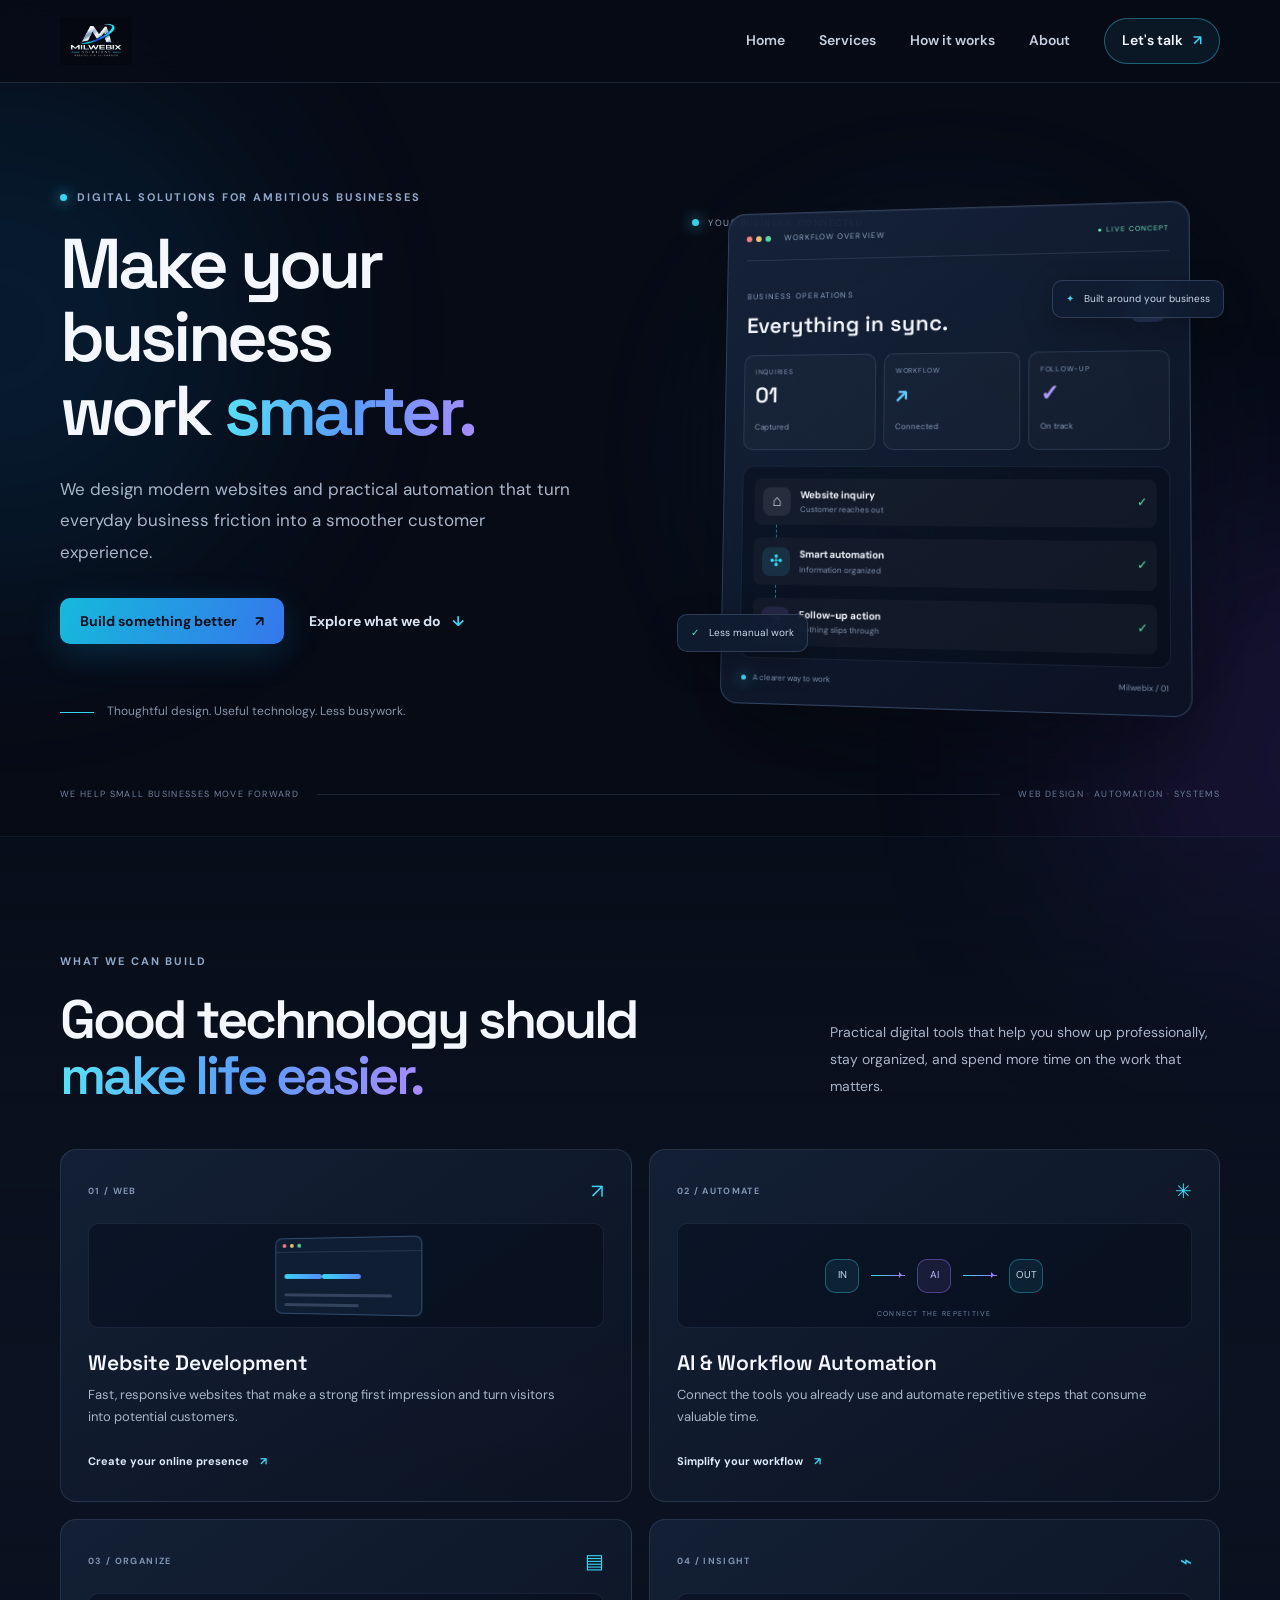
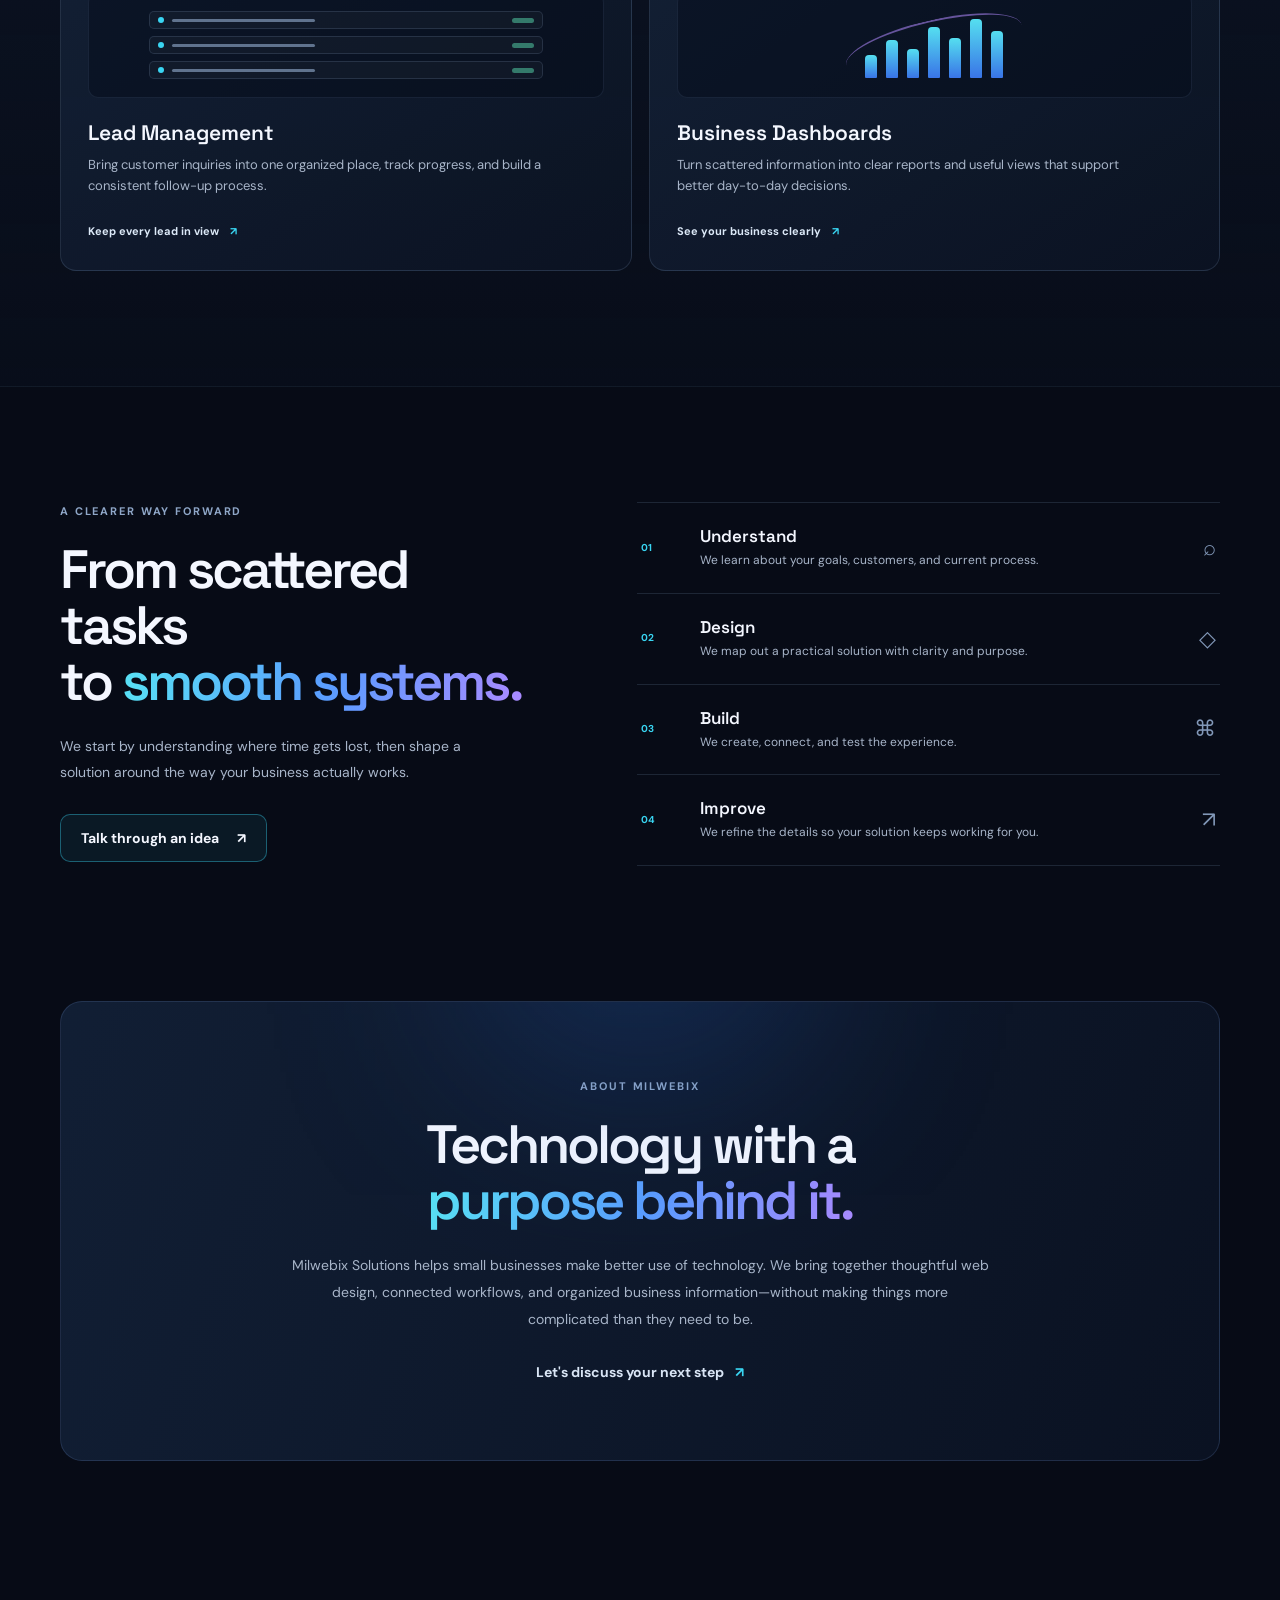
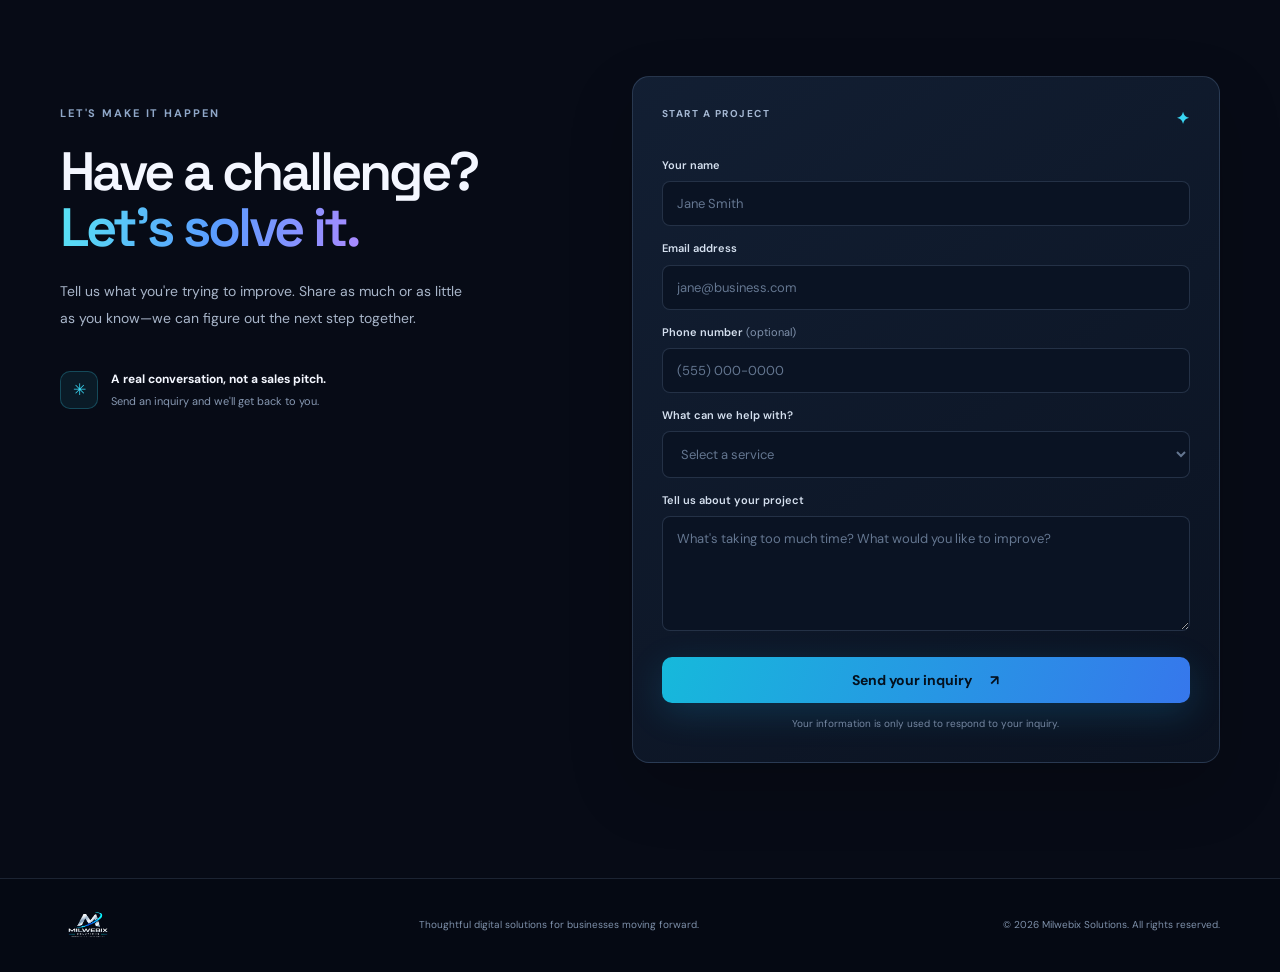
<file: index.html>
<!DOCTYPE html>
<html lang="en">
<head>
  <meta charset="UTF-8">
  <meta name="viewport" content="width=device-width, initial-scale=1.0">
  <meta name="description" content="Milwebix Solutions builds modern websites and practical automation systems that help small businesses save time and grow.">
  <meta name="theme-color" content="#070b16">
  <title>Milwebix Solutions | Digital Experiences & Automation</title>
  <link rel="preconnect" href="https://fonts.googleapis.com">
  <link rel="preconnect" href="https://fonts.gstatic.com" crossorigin>
  <link href="https://fonts.googleapis.com/css2?family=DM+Sans:wght@400;500;600;700&family=Space+Grotesk:wght@400;500;600;700&display=swap" rel="stylesheet">
  <link rel="stylesheet" href="style.css">
</head>
<body>
  <div class="ambient ambient-one" aria-hidden="true"></div>
  <div class="ambient ambient-two" aria-hidden="true"></div>
  <header class="site-header">
    <div class="container nav-wrap">
      <a class="brand" href="#home" aria-label="Milwebix home">
        <img src="milwebix-homepage-logo-optimized.webp" alt="Milwebix Solutions">
      </a>
      <button class="menu-toggle" aria-label="Open navigation" aria-expanded="false"><span></span><span></span></button>
      <nav class="main-nav" aria-label="Main navigation">
        <a href="#home">Home</a><a href="#services">Services</a><a href="#process">How it works</a><a href="#about">About</a>
        <a class="nav-cta" href="#contact">Let's talk <span>↗</span></a>
      </nav>
    </div>
  </header>

  <main>
    <section class="hero section-shell" id="home">
      <div class="container hero-grid">
        <div class="hero-copy reveal">
          <div class="eyebrow"><span class="pulse-dot"></span> DIGITAL SOLUTIONS FOR AMBITIOUS BUSINESSES</div>
          <h1>Make your business<br>work <span class="gradient-text">smarter.</span></h1>
          <p class="hero-lede">We design modern websites and practical automation that turn everyday business friction into a smoother customer experience.</p>
          <div class="hero-actions">
            <a class="button button-primary" href="#contact">Build something better <span>↗</span></a>
            <a class="text-link" href="#services">Explore what we do <span>↓</span></a>
          </div>
          <div class="hero-proof"><div class="proof-line"></div><p>Thoughtful design. Useful technology. Less busywork.</p></div>
        </div>

        <div class="hero-visual reveal" aria-label="Illustration of a connected business workflow">
          <div class="orbit orbit-a"></div><div class="orbit orbit-b"></div>
          <div class="visual-glow"></div>
          <div class="visual-label"><span class="pulse-dot"></span> YOUR BUSINESS, CONNECTED</div>
          <div class="dashboard-card">
            <div class="dash-top"><div class="window-dots"><i></i><i></i><i></i></div><span>WORKFLOW OVERVIEW</span><span class="live-pill">● LIVE CONCEPT</span></div>
            <div class="dash-heading"><div><small>BUSINESS OPERATIONS</small><h3>Everything in sync.</h3></div><div class="dash-icon">✳</div></div>
            <div class="metric-row">
              <div class="metric"><small>INQUIRIES</small><strong>01</strong><em>Captured</em></div>
              <div class="metric"><small>WORKFLOW</small><strong class="metric-blue">↗</strong><em>Connected</em></div>
              <div class="metric"><small>FOLLOW-UP</small><strong class="metric-purple">✓</strong><em>On track</em></div>
            </div>
            <div class="workflow">
              <div class="workflow-node"><span class="node-icon">⌂</span><span><b>Website inquiry</b><small>Customer reaches out</small></span><i>✓</i></div>
              <div class="connector"><span></span></div>
              <div class="workflow-node"><span class="node-icon node-cyan">✣</span><span><b>Smart automation</b><small>Information organized</small></span><i>✓</i></div>
              <div class="connector"><span></span></div>
              <div class="workflow-node"><span class="node-icon node-purple">↗</span><span><b>Follow-up action</b><small>Nothing slips through</small></span><i>✓</i></div>
            </div>
            <div class="dash-foot"><span><i class="tiny-status"></i> A clearer way to work</span><span>Milwebix / 01</span></div>
          </div>
          <div class="float-chip chip-top"><span>✦</span> Built around your business</div>
          <div class="float-chip chip-bottom"><span class="chip-check">✓</span> Less manual work</div>
        </div>
      </div>
      <div class="hero-bottom container"><span>WE HELP SMALL BUSINESSES MOVE FORWARD</span><div class="hero-bottom-line"></div><span>WEB DESIGN · AUTOMATION · SYSTEMS</span></div>
    </section>

    <section class="services-section section-pad" id="services">
      <div class="container">
        <div class="section-intro reveal"><div><div class="eyebrow">WHAT WE CAN BUILD</div><h2>Good technology should<br><span class="gradient-text">make life easier.</span></h2></div><p>Practical digital tools that help you show up professionally, stay organized, and spend more time on the work that matters.</p></div>
        <div class="services-grid">
          <article class="service-card reveal"><div class="card-top"><span class="service-number">01 / WEB</span><span class="service-symbol">↗</span></div><div class="service-art art-web"><div class="mini-browser"><div class="mini-browser-bar"><i></i><i></i><i></i></div><div class="mini-browser-content"><b></b><b></b><span></span><span></span></div></div></div><h3>Website Development</h3><p>Fast, responsive websites that make a strong first impression and turn visitors into potential customers.</p><a href="#contact" class="card-link">Create your online presence <span>↗</span></a></article>
          <article class="service-card reveal"><div class="card-top"><span class="service-number">02 / AUTOMATE</span><span class="service-symbol">✳</span></div><div class="service-art art-auto"><div class="auto-nodes"><i>IN</i><b></b><i>AI</i><b></b><i>OUT</i></div><div class="auto-caption">CONNECT THE REPETITIVE</div></div><h3>AI & Workflow Automation</h3><p>Connect the tools you already use and automate repetitive steps that consume valuable time.</p><a href="#contact" class="card-link">Simplify your workflow <span>↗</span></a></article>
          <article class="service-card reveal"><div class="card-top"><span class="service-number">03 / ORGANIZE</span><span class="service-symbol">▤</span></div><div class="service-art art-leads"><div class="lead-row"><i></i><span></span><em></em></div><div class="lead-row"><i></i><span></span><em></em></div><div class="lead-row"><i></i><span></span><em></em></div></div><h3>Lead Management</h3><p>Bring customer inquiries into one organized place, track progress, and build a consistent follow-up process.</p><a href="#contact" class="card-link">Keep every lead in view <span>↗</span></a></article>
          <article class="service-card reveal"><div class="card-top"><span class="service-number">04 / INSIGHT</span><span class="service-symbol">⌁</span></div><div class="service-art art-data"><div class="chart-bars"><i></i><i></i><i></i><i></i><i></i><i></i><i></i></div><div class="chart-line"></div></div><h3>Business Dashboards</h3><p>Turn scattered information into clear reports and useful views that support better day-to-day decisions.</p><a href="#contact" class="card-link">See your business clearly <span>↗</span></a></article>
        </div>
      </div>
    </section>

    <section class="process-section section-pad" id="process">
      <div class="container process-layout">
        <div class="process-copy reveal"><div class="eyebrow">A CLEARER WAY FORWARD</div><h2>From scattered tasks<br>to <span class="gradient-text">smooth systems.</span></h2><p>We start by understanding where time gets lost, then shape a solution around the way your business actually works.</p><a class="button button-secondary" href="#contact">Talk through an idea <span>↗</span></a></div>
        <div class="process-steps">
          <div class="process-step reveal"><span class="step-count">01</span><div><h3>Understand</h3><p>We learn about your goals, customers, and current process.</p></div><span class="step-mark">⌕</span></div>
          <div class="process-step reveal"><span class="step-count">02</span><div><h3>Design</h3><p>We map out a practical solution with clarity and purpose.</p></div><span class="step-mark">◇</span></div>
          <div class="process-step reveal"><span class="step-count">03</span><div><h3>Build</h3><p>We create, connect, and test the experience.</p></div><span class="step-mark">⌘</span></div>
          <div class="process-step reveal"><span class="step-count">04</span><div><h3>Improve</h3><p>We refine the details so your solution keeps working for you.</p></div><span class="step-mark">↗</span></div>
        </div>
      </div>
    </section>

    <section class="about-section section-pad" id="about">
      <div class="container about-panel reveal"><div class="about-orb"></div><div class="eyebrow">ABOUT MILWEBIX</div><h2>Technology with a<br><span class="gradient-text">purpose behind it.</span></h2><p>Milwebix Solutions helps small businesses make better use of technology. We bring together thoughtful web design, connected workflows, and organized business information—without making things more complicated than they need to be.</p><a href="#contact" class="text-link">Let's discuss your next step <span>↗</span></a></div>
    </section>

    <section class="contact-section section-pad" id="contact">
      <div class="container contact-layout">
        <div class="contact-copy reveal"><div class="eyebrow">LET'S MAKE IT HAPPEN</div><h2>Have a challenge?<br><span class="gradient-text">Let's solve it.</span></h2><p>Tell us what you're trying to improve. Share as much or as little as you know—we can figure out the next step together.</p><div class="contact-note"><span class="note-icon">✳</span><span><b>A real conversation, not a sales pitch.</b><small>Send an inquiry and we'll get back to you.</small></span></div></div>
        <form class="contact-form reveal" id="contact-form" action="https://hook.us2.make.com/bm4rfou65o7602pwq29cbnibg9ihxatp" method="POST">
          <div class="form-heading"><span>START A PROJECT</span><span class="form-spark">✦</span></div>
          <label for="name">Your name</label><input id="name" type="text" name="name" placeholder="Jane Smith" autocomplete="name" required>
          <label for="email">Email address</label><input id="email" type="email" name="email" placeholder="jane@business.com" autocomplete="email" required>
          <label for="phone">Phone number <span>(optional)</span></label><input id="phone" type="tel" name="phone" placeholder="(555) 000-0000" autocomplete="tel">
          <label for="service">What can we help with?</label><select id="service" name="service" required><option value="" disabled selected>Select a service</option><option value="Website Development">Website Development</option><option value="AI Automation">AI Automation</option><option value="Lead Management">Lead Management</option><option value="Other">Something else</option></select>
          <label for="message">Tell us about your project</label><textarea id="message" name="message" placeholder="What's taking too much time? What would you like to improve?" required></textarea>
          <button type="submit" class="button button-primary submit-button">Send your inquiry <span>↗</span></button>
          <p class="form-privacy">Your information is only used to respond to your inquiry.</p>
        </form>
      </div>
    </section>
  </main>

  <footer class="site-footer"><div class="container footer-inner"><a class="brand footer-brand" href="#home"><img src="milwebix-logo.png" alt="Milwebix Solutions"></a><p>Thoughtful digital solutions for businesses moving forward.</p><span>© 2026 Milwebix Solutions. All rights reserved.</span></div></footer>
  <script>
    const menuButton = document.querySelector('.menu-toggle');
    const nav = document.querySelector('.main-nav');
    menuButton.addEventListener('click', () => {
      const open = menuButton.getAttribute('aria-expanded') === 'true';
      menuButton.setAttribute('aria-expanded', String(!open));
      nav.classList.toggle('is-open', !open);
    });
    nav.querySelectorAll('a').forEach(link => link.addEventListener('click', () => {
      nav.classList.remove('is-open');
      menuButton.setAttribute('aria-expanded', 'false');
    }));
    const observer = new IntersectionObserver(entries => {
      entries.forEach(entry => {
        if (entry.isIntersecting) {
          entry.target.classList.add('is-visible');
          observer.unobserve(entry.target);
        }
      });
    }, { threshold: 0.12 });
    document.querySelectorAll('.reveal').forEach(el => observer.observe(el));
  </script>
</body>
</html>
</file>
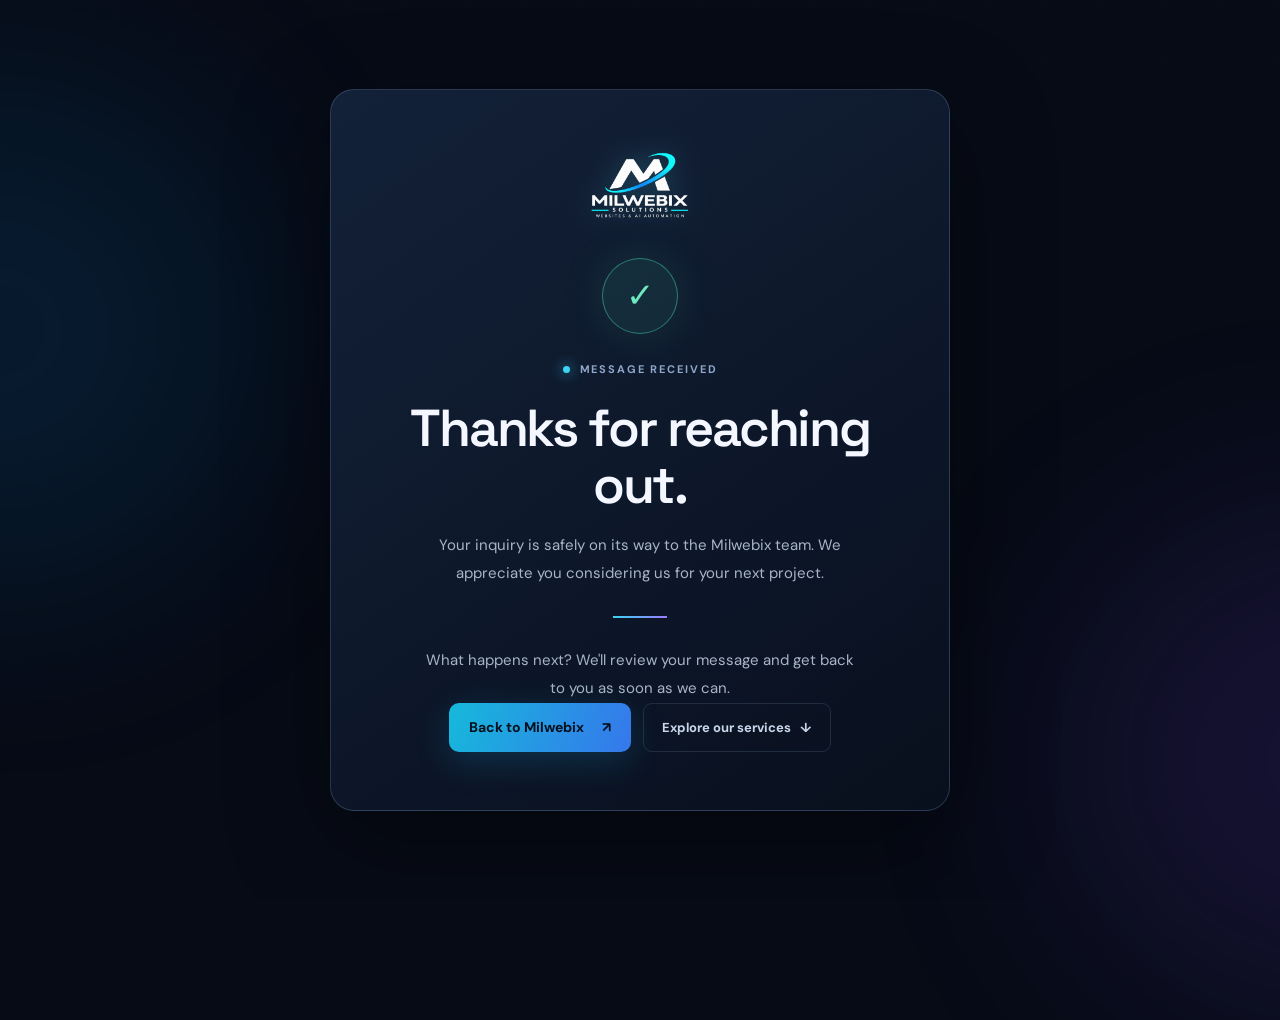
<file: thank-you.html>
<!DOCTYPE html>
<html lang="en">
<head>
  <meta charset="UTF-8">
  <meta name="viewport" content="width=device-width, initial-scale=1.0">
  <meta name="theme-color" content="#070b16">
  <title>Thank You | Milwebix Solutions</title>
  <link rel="preconnect" href="https://fonts.googleapis.com">
  <link rel="preconnect" href="https://fonts.gstatic.com" crossorigin>
  <link href="https://fonts.googleapis.com/css2?family=DM+Sans:wght@400;500;600;700&family=Space+Grotesk:wght@400;500;600;700&display=swap" rel="stylesheet">
  <link rel="stylesheet" href="style.css">
</head>
<body>
  <div class="ambient ambient-one" aria-hidden="true"></div>
  <div class="ambient ambient-two" aria-hidden="true"></div>
  <main class="thankyou-page">
    <div class="thankyou-card">
      <a class="brand" href="/" aria-label="Milwebix home" style="justify-content:center;margin-bottom:34px">
        <img src="milwebix-logo-tran.png" alt="Milwebix Solutions">
      </a>
      <div class="success-ring" aria-hidden="true">✓</div>
      <div class="eyebrow" style="justify-content:center"><span class="pulse-dot"></span> MESSAGE RECEIVED</div>
      <h1>Thanks for reaching out.</h1>
      <p>Your inquiry is safely on its way to the Milwebix team. We appreciate you considering us for your next project.</p>
      <div class="thankyou-divider"></div>
      <p class="thankyou-next">What happens next? We'll review your message and get back to you as soon as we can.</p>
      <div class="thankyou-actions">
        <a class="button button-primary" href="/">Back to Milwebix <span>↗</span></a>
        <a class="thankyou-home" href="/#services">Explore our services <span>↓</span></a>
      </div>
    </div>
  </main>
</body>
</html>
</file>
<file: style.css>
/* MILWEBIX SOLUTIONS — shared visual system */
:root{--bg:#070b16;--bg-soft:#0b1222;--panel:#101a2d;--panel-2:#121f35;--line:rgba(148,178,218,.16);--text:#f4f7ff;--muted:#a8b5c9;--cyan:#39d5f2;--blue:#568bff;--purple:#9a7bff;--font:"DM Sans",Arial,sans-serif;--display:"Space Grotesk","DM Sans",sans-serif}
*{box-sizing:border-box;margin:0;padding:0}
html{scroll-behavior:smooth;scroll-padding-top:90px}
body{font-family:var(--font);background:var(--bg);color:var(--text);line-height:1.65;overflow-x:hidden}
body:before{content:"";position:fixed;inset:0;pointer-events:none;z-index:-1;opacity:.17;background-image:linear-gradient(rgba(135,164,207,.08) 1px,transparent 1px),linear-gradient(90deg,rgba(135,164,207,.08) 1px,transparent 1px);background-size:58px 58px;mask-image:linear-gradient(to bottom,black,transparent 85%)}
a{color:inherit}
.container{width:min(1160px,calc(100% - 48px));margin-inline:auto}
.ambient{position:absolute;width:520px;height:520px;border-radius:50%;filter:blur(110px);opacity:.14;pointer-events:none;z-index:-1}
.ambient-one{background:#087fc7;top:70px;left:-260px}.ambient-two{background:#6d42d8;top:500px;right:-300px}
.site-header{position:sticky;top:0;z-index:50;background:rgba(7,11,22,.78);backdrop-filter:blur(18px);border-bottom:1px solid var(--line)}
.nav-wrap{height:82px;display:flex;align-items:center;justify-content:space-between}
.brand{display:inline-flex;align-items:center;text-decoration:none}.brand img{display:block;width:auto;height:48px;max-width:190px;object-fit:contain;mix-blend-mode:screen}
.main-nav{display:flex;align-items:center;gap:34px}.main-nav a{text-decoration:none;color:#c4cede;font-size:14px;font-weight:600;transition:color .25s}.main-nav a:hover{color:var(--cyan)}.main-nav .nav-cta{padding:10px 17px;border:1px solid rgba(57,213,242,.4);border-radius:999px;color:var(--text);background:rgba(57,213,242,.07)}.nav-cta span{color:var(--cyan);margin-left:7px}
.menu-toggle{display:none;background:none;border:0}
.hero{position:relative;padding:105px 0 34px;min-height:690px;display:flex;flex-direction:column;justify-content:center}
.hero-grid{display:grid;grid-template-columns:1.03fr .97fr;align-items:center;gap:50px}
.eyebrow{font-size:11px;letter-spacing:.17em;font-weight:700;color:#8fa7c8;display:flex;align-items:center;gap:10px;margin-bottom:22px}
.pulse-dot,.tiny-status{width:7px;height:7px;border-radius:50%;background:var(--cyan);box-shadow:0 0 14px var(--cyan);display:inline-block;animation:pulse 2s infinite}
.hero h1,.section-intro h2,.process-copy h2,.about-panel h2,.contact-copy h2{font-family:var(--display);font-size:clamp(44px,5.5vw,72px);letter-spacing:-.055em;line-height:1.04;font-weight:600}
.gradient-text{background:linear-gradient(100deg,#58e3f4 0%,#5a9cff 52%,#aa8aff 100%);-webkit-background-clip:text;background-clip:text;color:transparent}
.hero-lede{max-width:520px;color:var(--muted);font-size:17px;line-height:1.85;margin:26px 0 30px}
.hero-actions{display:flex;align-items:center;gap:25px;flex-wrap:wrap}
.button{display:inline-flex;align-items:center;justify-content:center;gap:18px;text-decoration:none;border:0;border-radius:10px;padding:14px 20px;font:700 14px var(--font);transition:transform .25s,box-shadow .25s,background .25s;cursor:pointer}
.button:hover{transform:translateY(-3px)}
.button-primary{background:linear-gradient(110deg,#16b9db,#3677ec);color:#04101d;box-shadow:0 10px 35px rgba(27,160,220,.2)}
.button-primary:hover{box-shadow:0 14px 42px rgba(27,160,220,.34)}
.button-secondary{border:1px solid rgba(57,213,242,.38);color:var(--text);background:rgba(57,213,242,.07)}
.text-link{color:#d9e5f5;text-decoration:none;font-size:14px;font-weight:700}.text-link span{color:var(--cyan);margin-left:8px}
.hero-proof{display:flex;align-items:center;gap:13px;margin-top:58px;color:#8495ad;font-size:12px}.proof-line{width:34px;height:1px;background:var(--cyan)}
.hero-visual{min-height:470px;position:relative;display:flex;align-items:center;justify-content:center;isolation:isolate}
.visual-glow{position:absolute;width:340px;height:340px;border-radius:50%;background:linear-gradient(135deg,#16bde0,#6558d9);filter:blur(100px);opacity:.22;z-index:-1;animation:glow 7s ease-in-out infinite alternate}
.orbit{position:absolute;border:1px solid rgba(85,174,238,.16);border-radius:50%;transform:rotate(-24deg)}.orbit-a{width:480px;height:260px;animation:orbit 18s linear infinite}.orbit-b{width:410px;height:220px;transform:rotate(48deg);border-color:rgba(154,123,255,.2);animation:orbit 24s linear infinite reverse}
.visual-label{position:absolute;top:12px;left:2%;font-size:9px;letter-spacing:.16em;color:#94a8c5;display:flex;align-items:center;gap:9px}
.dashboard-card{width:min(100%,470px);position:relative;padding:19px;border-radius:18px;border:1px solid rgba(145,184,231,.25);background:linear-gradient(145deg,rgba(21,35,58,.94),rgba(10,18,34,.94));box-shadow:0 30px 90px rgba(0,0,0,.42),inset 0 1px rgba(255,255,255,.06);transform:perspective(1000px) rotateY(-7deg) rotateX(3deg);animation:float 6s ease-in-out infinite}
.dash-top{display:flex;align-items:center;gap:9px;padding-bottom:16px;border-bottom:1px solid var(--line);font-size:8px;letter-spacing:.13em;color:#91a5c2}.window-dots{display:flex;gap:4px;margin-right:5px}.window-dots i,.mini-browser-bar i{width:6px;height:6px;border-radius:50%;background:#fa7d85}.window-dots i:nth-child(2),.mini-browser-bar i:nth-child(2){background:#f4c46b}.window-dots i:nth-child(3),.mini-browser-bar i:nth-child(3){background:#5dd7a4}.live-pill{margin-left:auto;color:#74e7c0;font-size:7px}
.dash-heading{display:flex;justify-content:space-between;align-items:center;padding:22px 2px 17px}.dash-heading small{font-size:8px;letter-spacing:.15em;color:#8ea3c2}.dash-heading h3{font:600 22px var(--display);margin-top:4px}.dash-icon{width:37px;height:37px;border-radius:11px;background:linear-gradient(135deg,rgba(57,213,242,.2),rgba(154,123,255,.2));display:grid;place-items:center;color:var(--cyan);font-size:22px}
.metric-row{display:grid;grid-template-columns:repeat(3,1fr);gap:8px}.metric{padding:11px;border:1px solid var(--line);border-radius:10px;background:rgba(255,255,255,.025)}.metric small{display:block;color:#879ab5;font-size:7px;letter-spacing:.1em}.metric strong{display:block;font:600 22px var(--display);margin:4px 0}.metric em{font-style:normal;color:#879ab5;font-size:8px}.metric-blue{color:#62c9ff}.metric-purple{color:#b39aff}
.workflow{margin-top:16px;padding:12px;border-radius:12px;background:rgba(4,10,21,.42);border:1px solid rgba(145,184,231,.1)}.workflow-node{display:flex;align-items:center;gap:10px;padding:9px;border-radius:8px;background:rgba(255,255,255,.035)}.node-icon{width:29px;height:29px;border-radius:8px;display:grid;place-items:center;background:rgba(255,255,255,.08);color:#d7e7fb}.node-cyan{background:rgba(57,213,242,.12);color:var(--cyan)}.node-purple{background:rgba(154,123,255,.14);color:#b8a5ff}.workflow-node b,.workflow-node small{display:block}.workflow-node b{font-size:10px}.workflow-node small{font-size:8px;color:#8193ad}.workflow-node>i{margin-left:auto;color:#67e2b4;font-style:normal;font-size:12px}.connector{height:13px;margin-left:23px;border-left:1px dashed rgba(57,213,242,.5)}
.dash-foot{display:flex;justify-content:space-between;padding:13px 2px 0;color:#7e91ad;font-size:8px}.dash-foot span:first-child{display:flex;align-items:center;gap:7px}.tiny-status{width:5px;height:5px}
.float-chip{position:absolute;padding:10px 13px;border:1px solid rgba(154,181,224,.22);border-radius:10px;background:rgba(16,29,50,.88);backdrop-filter:blur(12px);box-shadow:0 10px 30px rgba(0,0,0,.25);font-size:10px;color:#cbd8ea;animation:float 5s ease-in-out infinite}.float-chip span{color:var(--cyan);margin-right:7px}.chip-top{top:76px;right:-4px}.chip-bottom{bottom:54px;left:-5px;animation-delay:-2.5s}.chip-check{color:#65e5b8!important}
.hero-bottom{display:flex;align-items:center;gap:18px;margin-top:65px;color:#71839e;font-size:9px;letter-spacing:.15em}.hero-bottom-line{height:1px;background:var(--line);flex:1}
.section-pad{padding:115px 0}.services-section{position:relative;background:linear-gradient(180deg,rgba(12,20,36,.3),rgba(12,20,36,.85),rgba(12,20,36,.3));border-block:1px solid rgba(148,178,218,.07)}
.section-intro{display:flex;align-items:flex-end;justify-content:space-between;gap:40px;margin-bottom:45px}.section-intro h2,.process-copy h2,.about-panel h2,.contact-copy h2{font-size:clamp(36px,4.3vw,54px)}.section-intro>p{max-width:390px;color:var(--muted);font-size:14px;line-height:1.9;padding-bottom:5px}
.services-grid{display:grid;grid-template-columns:repeat(2,1fr);gap:17px}.service-card{position:relative;overflow:hidden;padding:25px 27px 27px;border:1px solid var(--line);border-radius:16px;background:linear-gradient(145deg,rgba(21,34,56,.9),rgba(12,20,35,.9));transition:transform .35s,border-color .35s,box-shadow .35s}.service-card:before{content:"";position:absolute;inset:0;background:radial-gradient(circle at 85% 0,rgba(57,213,242,.1),transparent 45%);opacity:0;transition:opacity .35s}.service-card:hover{transform:translateY(-7px);border-color:rgba(57,213,242,.42);box-shadow:0 20px 50px rgba(0,0,0,.22)}.service-card:hover:before{opacity:1}.card-top{display:flex;justify-content:space-between;align-items:center;position:relative;z-index:1}.service-number{font-size:9px;letter-spacing:.15em;color:#8195b1;font-weight:700}.service-symbol{font-size:20px;color:var(--cyan)}
.service-card h3{font:600 21px var(--display);margin:21px 0 8px;position:relative}.service-card p{color:var(--muted);font-size:13px;max-width:470px;min-height:48px;position:relative}.card-link{display:inline-block;margin-top:20px;text-decoration:none;color:#dce9f8;font-size:11px;font-weight:700;position:relative}.card-link span{color:var(--cyan);margin-left:8px}
.service-art{height:105px;margin:15px 0 5px;position:relative;border:1px solid rgba(145,184,231,.1);border-radius:10px;background:rgba(5,12,25,.48);overflow:hidden;display:flex;align-items:center;justify-content:center}
.mini-browser{width:150px;height:78px;border-radius:7px;border:1px solid rgba(111,172,227,.35);background:#101e33;overflow:hidden;transform:perspective(400px) rotateY(-12deg)}.mini-browser-bar{height:14px;border-bottom:1px solid var(--line);display:flex;align-items:center;gap:4px;padding-left:7px}.mini-browser-bar i{width:4px;height:4px}.mini-browser-content{padding:9px}.mini-browser-content b{display:inline-block;width:40px;height:5px;background:linear-gradient(90deg,var(--cyan),var(--blue));border-radius:4px}.mini-browser-content span{display:block;width:85%;height:3px;background:#34445e;border-radius:4px;margin-top:7px}.mini-browser-content span:last-child{width:60%}
.auto-nodes{display:flex;align-items:center;gap:12px}.auto-nodes i{font-style:normal;font-size:10px;color:#c9d9ed;border:1px solid rgba(57,213,242,.35);background:rgba(57,213,242,.08);width:34px;height:34px;display:grid;place-items:center;border-radius:10px}.auto-nodes i:nth-of-type(2){color:#c6b7ff;border-color:rgba(154,123,255,.4);background:rgba(154,123,255,.1)}.auto-nodes b{width:34px;height:1px;background:linear-gradient(90deg,var(--cyan),var(--purple));position:relative}.auto-nodes b:after{content:"";position:absolute;right:0;top:-3px;border:3px solid transparent;border-left-color:var(--purple)}.auto-caption{position:absolute;bottom:8px;font-size:7px;letter-spacing:.18em;color:#7388a7}
.art-leads{flex-direction:column;gap:7px;padding:15px 25px}.lead-row{width:85%;height:18px;border:1px solid var(--line);border-radius:5px;background:rgba(255,255,255,.03);display:flex;align-items:center;gap:8px;padding:0 8px}.lead-row i{width:6px;height:6px;border-radius:50%;background:var(--cyan)}.lead-row span{width:38%;height:3px;border-radius:3px;background:#60738e}.lead-row em{margin-left:auto;width:22px;height:5px;border-radius:5px;background:rgba(88,219,175,.5)}
.chart-bars{height:65px;display:flex;align-items:flex-end;gap:9px}.chart-bars i{width:12px;border-radius:4px 4px 1px 1px;background:linear-gradient(180deg,#55dff0,#3974e7);height:35%}.chart-bars i:nth-child(2){height:58%}.chart-bars i:nth-child(3){height:44%}.chart-bars i:nth-child(4){height:78%}.chart-bars i:nth-child(5){height:61%}.chart-bars i:nth-child(6){height:90%}.chart-bars i:nth-child(7){height:72%}.chart-line{position:absolute;width:180px;height:50px;border-top:2px solid #b28aff;transform:rotate(-13deg);opacity:.55;top:26px;left:calc(50% - 90px);border-radius:50%}
.process-layout{display:grid;grid-template-columns:.9fr 1.1fr;gap:100px;align-items:start}.process-copy p,.contact-copy>p{color:var(--muted);font-size:14px;line-height:1.9;margin:22px 0 28px;max-width:420px}.process-steps{border-top:1px solid var(--line)}.process-step{display:grid;grid-template-columns:42px 1fr 35px;align-items:center;gap:17px;padding:22px 4px;border-bottom:1px solid var(--line);transition:padding .25s}.process-step:hover{padding-left:12px}.step-count{font-size:10px;color:var(--cyan);font-weight:700}.process-step h3{font:600 17px var(--display);margin-bottom:4px}.process-step p{font-size:12px;color:var(--muted)}.step-mark{font-size:22px;color:#8298b8;text-align:right}
.about-section{padding-top:20px}.about-panel{position:relative;overflow:hidden;padding:75px 8%;border:1px solid rgba(117,151,210,.19);border-radius:22px;background:linear-gradient(110deg,rgba(18,32,54,.95),rgba(11,19,35,.94));text-align:center}.about-panel .eyebrow{justify-content:center}.about-panel p{max-width:700px;margin:22px auto 25px;color:var(--muted);font-size:14px;line-height:1.95}.about-panel .text-link{position:relative}.about-orb{position:absolute;width:320px;height:320px;left:50%;top:-250px;transform:translateX(-50%);background:#2869cf;filter:blur(110px);opacity:.25}
.contact-section{padding-top:100px}.contact-layout{display:grid;grid-template-columns:.9fr 1.1fr;gap:90px;align-items:start}.contact-copy{padding-top:28px}.contact-note{display:flex;align-items:center;gap:13px;margin-top:38px}.note-icon{width:38px;height:38px;display:grid;place-items:center;border:1px solid rgba(57,213,242,.25);border-radius:10px;color:var(--cyan);background:rgba(57,213,242,.08)}.contact-note b,.contact-note small{display:block}.contact-note b{font-size:12px}.contact-note small{font-size:11px;color:#8798b2;margin-top:3px}
.contact-form{padding:29px;border:1px solid rgba(139,173,220,.2);border-radius:17px;background:linear-gradient(145deg,rgba(19,32,53,.96),rgba(11,19,34,.96));box-shadow:0 25px 65px rgba(0,0,0,.2)}.form-heading{display:flex;justify-content:space-between;color:#a4b7d2;font-size:10px;letter-spacing:.15em;font-weight:700;margin-bottom:24px}.form-spark{color:var(--cyan);font-size:16px}.contact-form label{display:block;font-size:11px;font-weight:600;color:#d5e0ef;margin:13px 0 7px}.contact-form label span{color:#8092ac;font-weight:400}.contact-form input,.contact-form select,.contact-form textarea{width:100%;padding:13px 14px;border:1px solid rgba(142,169,208,.2);border-radius:8px;background:#0a1323;color:#f4f7ff;font:13px var(--font);transition:border-color .2s,box-shadow .2s}.contact-form input::placeholder,.contact-form textarea::placeholder{color:#647690}.contact-form input:focus,.contact-form select:focus,.contact-form textarea:focus{outline:0;border-color:var(--cyan);box-shadow:0 0 0 3px rgba(57,213,242,.1)}.contact-form select{font-weight:400}.contact-form select:invalid{color:#647690}.contact-form textarea{min-height:115px;resize:vertical}.submit-button{width:100%;margin-top:18px}.form-privacy{text-align:center;color:#7486a0;font-size:10px;margin-top:13px}
.site-footer{border-top:1px solid var(--line);padding:28px 0;background:rgba(4,8,16,.5)}.footer-inner{display:flex;align-items:center;justify-content:space-between;gap:20px}.footer-brand img{height:37px}.footer-inner p,.footer-inner>span{font-size:10px;color:#7f91ab}
.thankyou-page{min-height:100vh;display:grid;place-items:center;padding:35px 20px;position:relative;overflow:hidden}.thankyou-card{width:min(100%,620px);position:relative;text-align:center;padding:58px 48px;border:1px solid rgba(145,184,231,.22);border-radius:24px;background:linear-gradient(145deg,rgba(20,35,59,.94),rgba(9,16,30,.96));box-shadow:0 30px 100px rgba(0,0,0,.4);backdrop-filter:blur(16px);animation:card-in .8s both}.success-ring{width:76px;height:76px;margin:0 auto 26px;border-radius:50%;display:grid;place-items:center;border:1px solid rgba(76,227,184,.45);background:rgba(76,227,184,.09);color:#70e9c0;font-size:34px;box-shadow:0 0 45px rgba(76,227,184,.13);animation:success-pop .7s .2s both}.thankyou-card h1{font:600 clamp(36px,6vw,52px)/1.1 var(--display);letter-spacing:-.04em;margin-bottom:16px}.thankyou-card>p{color:var(--muted);font-size:15px;line-height:1.9;max-width:440px;margin:0 auto}.thankyou-divider{width:54px;height:2px;background:linear-gradient(90deg,var(--cyan),var(--purple));margin:28px auto}.thankyou-next{font-size:12px;color:#8fa3bf;margin-bottom:28px}.thankyou-actions{display:flex;justify-content:center;gap:12px;flex-wrap:wrap}.thankyou-home{display:inline-flex;align-items:center;gap:9px;color:#c8d7eb;text-decoration:none;font-size:13px;font-weight:700;padding:13px 18px;border:1px solid var(--line);border-radius:9px;transition:border-color .2s,background .2s}.thankyou-home:hover{border-color:rgba(57,213,242,.5);background:rgba(57,213,242,.06)}
.reveal{opacity:0;transform:translateY(22px);transition:opacity .7s ease,transform .7s ease}.reveal.is-visible{opacity:1;transform:translateY(0)}
@keyframes pulse{0%,100%{opacity:1;box-shadow:0 0 0 0 rgba(57,213,242,.5)}50%{opacity:.7;box-shadow:0 0 0 7px rgba(57,213,242,0)}}@keyframes float{0%,100%{translate:0 0}50%{translate:0 -10px}}@keyframes glow{from{transform:scale(.85);opacity:.16}to{transform:scale(1.12);opacity:.28}}@keyframes orbit{to{rotate:360deg}}@keyframes card-in{from{opacity:0;transform:translateY(18px) scale(.98)}to{opacity:1;transform:translateY(0) scale(1)}}@keyframes success-pop{0%{transform:scale(.5);opacity:0}70%{transform:scale(1.12)}100%{transform:scale(1);opacity:1}}
@media(max-width:900px){.hero-grid{grid-template-columns:1fr;gap:25px}.hero-copy{max-width:680px}.hero-visual{min-height:440px}.hero{padding-top:75px}.section-intro{align-items:flex-start;flex-direction:column;gap:15px}.process-layout,.contact-layout{grid-template-columns:1fr;gap:45px}.contact-copy{padding-top:0}.hero-bottom{margin-top:35px}}
@media(max-width:650px){.container{width:min(100% - 34px,560px)}.nav-wrap{height:70px}.brand img{height:42px}.menu-toggle{display:flex;flex-direction:column;gap:5px;padding:10px}.menu-toggle span{width:23px;height:2px;background:#eaf4ff;border-radius:2px}.main-nav{display:none;position:absolute;top:69px;left:0;right:0;padding:18px 24px 24px;background:rgba(7,11,22,.97);border-bottom:1px solid var(--line);flex-direction:column;align-items:stretch;gap:17px}.main-nav.is-open{display:flex}.main-nav .nav-cta{text-align:center}.hero{padding:66px 0 25px;min-height:0}.hero h1{font-size:clamp(42px,12vw,60px)}.hero-lede{font-size:15px}.hero-proof{margin-top:35px}.hero-visual{min-height:370px;margin:0 -8px}.dashboard-card{padding:13px;transform:none}.visual-label{left:4%;top:0}.orbit-a{width:350px;height:220px}.orbit-b{width:320px;height:190px}.float-chip{font-size:8px;padding:8px 10px}.chip-top{right:0;top:45px}.chip-bottom{left:0;bottom:24px}.hero-bottom{font-size:7px;gap:9px;letter-spacing:.08em}.section-pad{padding:78px 0}.section-intro h2,.process-copy h2,.about-panel h2,.contact-copy h2{font-size:39px}.services-grid{grid-template-columns:1fr}.service-card{padding:21px}.service-card p{min-height:0}.process-layout{gap:35px}.about-section{padding-top:0}.about-panel{padding:52px 22px}.contact-form{padding:21px}.footer-inner{flex-direction:column;text-align:center;gap:9px}.thankyou-card{padding:45px 23px}.thankyou-card>p{font-size:14px}}
@media(prefers-reduced-motion:reduce){*,*::before,*::after{scroll-behavior:auto!important;animation-duration:.01ms!important;animation-iteration-count:1!important;transition-duration:.01ms!important}.reveal{opacity:1;transform:none}}

/* Thank-you page logo enhancement */
.thankyou-page .brand img {
    height: 76px;
    max-width: 260px;
    width: auto;
    object-fit: contain;
    filter: drop-shadow(0 0 14px rgba(57, 213, 242, 0.28));
}
</file>
